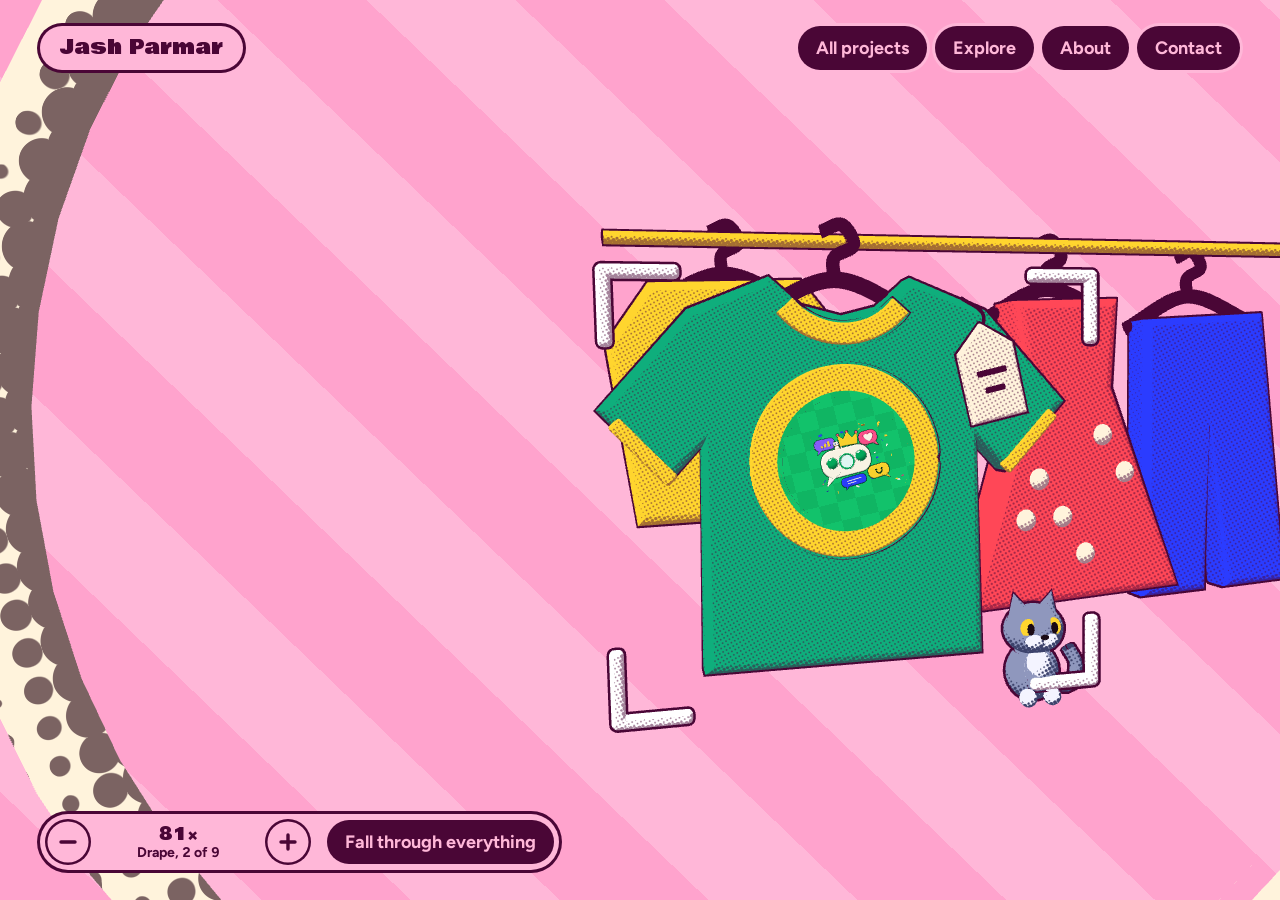
<file: index.html>
<!doctype html>
<html lang="en"><head>
<meta charset="utf-8" /><meta name="viewport" content="width=device-width, initial-scale=1, viewport-fit=cover" />
<title>Jash Parmar, software developer</title>
<meta name="description" content="Jash Parmar, software developer. Nine products, each hiding inside the last: Crate, Drape, Chat Wrapped, drishi, AgentProof, SlotWise, Invite Sender, Matchday Brain and Tonight, Everywhere." />
<meta name="robots" content="index, follow" />
<link rel="canonical" href="https://jashparmar.com/" />
<meta property="og:type" content="website" /><meta property="og:site_name" content="Jash Parmar" /><meta property="og:title" content="Jash Parmar, software developer" /><meta property="og:description" content="One picture you can fall into forever. Nine projects, each hiding inside the last." /><meta property="og:url" content="https://jashparmar.com/" /><meta property="og:image" content="https://jashparmar.com/z/og.jpg?v=1" /><meta property="og:image:width" content="1200" /><meta property="og:image:height" content="630" /><meta property="og:image:alt" content="The word jash in big comic-print letters, with a record player inside the letter a" />
<meta name="twitter:card" content="summary_large_image" /><meta name="twitter:title" content="Jash Parmar, software developer" /><meta name="twitter:description" content="One picture you can fall into forever." /><meta name="twitter:image" content="https://jashparmar.com/z/og.jpg?v=1" />
<script type="application/ld+json">{"@context":"https://schema.org","@type":"Person","name":"Jash Parmar","url":"https://jashparmar.com/","jobTitle":"Software Developer","worksFor":{"@type":"Organization","name":"Flitzen Technologies"},"alumniOf":{"@type":"CollegeOrUniversity","name":"IIIT Kota"},"email":"mailto:hello@jashparmar.com","image":"https://jashparmar.com/img/jash-parmar-288.webp","sameAs":["https://github.com/jash2884","https://www.linkedin.com/in/jash-parmar-7973b2255/"],"knowsAbout":["JavaScript","TypeScript","Cloudflare Workers","three.js","AI agent evaluation","PHP","Web performance"]}</script>
<meta name="theme-color" content="#2b3cff" />
<link rel="icon" href="z/icon.svg?v=1" type="image/svg+xml" /><link rel="icon" href="z/icon-32.png?v=1" sizes="32x32" type="image/png" /><link rel="apple-touch-icon" href="z/icon-180.png?v=1" />
<link rel="preconnect" href="https://fonts.gstatic.com" crossorigin /><link href="https://fonts.googleapis.com/css2?family=Bowlby+One&family=Figtree:wght@400..800&display=swap" rel="stylesheet" />
<script type="importmap">{"imports":{"three":"./z/vendor/three.module.min.js","three/addons/":"./z/vendor/addons/"}}</script>
<link rel="modulepreload" href="./z/vendor/three.module.min.js" />
<link rel="stylesheet" href="z/style.css?v=1" />
</head><body>
<canvas id="c" aria-hidden="true"></canvas>
<header><button type="button" id="home">Jash Parmar</button><nav aria-label="Main"><button type="button" id="list">All projects</button><button type="button" id="stamps">Explore</button><button type="button" id="about">About</button><button type="button" id="contact">Contact</button></nav></header>
<main id="panel" class="panel" aria-live="polite"></main>
<footer><button type="button" id="prev" aria-label="Zoom out to the previous world"><svg viewBox="0 0 24 24" aria-hidden="true"><path d="M5 12h14" /></svg></button><p id="zoom"><b></b><span></span></p><button type="button" id="next" aria-label="Zoom in to the next world"><svg viewBox="0 0 24 24" aria-hidden="true"><path d="M5 12h14M12 5v14" /></svg></button><button type="button" id="fall">Fall through everything</button></footer>
<p id="toast" role="status"></p>
<dialog id="sheet" aria-labelledby="sh"></dialog>
<noscript><style>html,body{overflow:auto}.sr{position:static!important;width:auto!important;height:auto!important;clip-path:none!important;white-space:normal!important;max-width:760px;margin:auto;padding:40px 24px}#c,header,footer,#panel{display:none!important}</style></noscript>
<section class="sr" aria-label="Everything as plain text"><h2>About Jash Parmar</h2><p>Before Flitzen I spent months writing tasks that test frontier AI coding agents. It taught me one habit: run the real thing. Off the clock I build small products, mostly on Cloudflare and mostly on your own device, so your data stays yours.</p><h2>Projects</h2><ol>
<li><h3>Crate</h3><p>Your own music files, turned into a 3D record crate and a turntable you can actually scratch. Nothing is uploaded; it all runs on your device.</p><p>JavaScript, Web Audio, IndexedDB, PWA, Spotify Web API</p><a href="https://crate.jashparmar.com">Open Crate: Crate</a></li>
<li><h3>Drape</h3><p>Screenshot any look and Drape finds every piece, the exact item for sale and cheaper lookalikes.</p><p>JavaScript, Transformers.js, WebAssembly, Cloudflare Workers, D1</p><a href="https://drape.jashparmar.com">Try Drape: Drape</a> <a href="https://github.com/jash2884/drape">Code: Drape</a></li>
<li><h3>Chat Wrapped</h3><p>Spotify Wrapped for your WhatsApp and Telegram chats, analysed entirely on your device: a 20-slide story, a title for every member and a guess-who quiz.</p><p>JavaScript, Web Workers, PWA, Cloudflare Workers, Gemini</p><a href="https://wrapped.jashparmar.com">Wrap a chat: Chat Wrapped</a> <a href="https://github.com/jash2884/chat-wrapped">Code: Chat Wrapped</a></li>
<li><h3>drishi</h3><p>A minimal 3D study site for computer science: 89 step-by-step visualisers, 8 roadmaps, GATE-style practice, and a question box answered on your device.</p><p>JavaScript, Three.js, On-device ML, Workers AI, Cloudflare</p><a href="https://drishi.jashparmar.com">Learn a step: drishi</a> <a href="https://github.com/jash2884/stepwise">Code: drishi</a></li>
<li><h3>AgentProof</h3><p>Release checks for teams shipping AI agents: import traces, assert business policies, compare versions and block unsafe releases in CI.</p><p>TypeScript, Transformers.js, Web Workers</p><a href="https://agentproof.jashparmar.com">See it: AgentProof</a></li>
<li><h3>SlotWise</h3><p>Mentor scheduling with authenticated booking, timezone-aware availability and double-booking blocked by the database itself.</p><p>React, TypeScript, Cloudflare Workers, D1, GitHub Actions</p><a href="https://slotwise.jashparmar.com">Book a slot: SlotWise</a> <a href="https://github.com/jash2884/slotwise">Code: SlotWise</a></li>
<li><h3>Invite Sender</h3><p>A private tool built for a friend’s wedding. Upload the guest list, design the invitation once, and every guest gets a personal WhatsApp message with their own name printed on the card.</p><p>Node.js, Baileys, Canvas, pdf-lib, Cloudflare Workers, cron</p><a href="https://invites.jashparmar.com">Open it (login needed): Invite Sender</a></li>
<li><h3>Matchday Brain</h3><p>Match predictions for football, cricket and the NFL from tuned Elo models, with every past prediction scored in public, so the model can be judged on unseen matches.</p><p>TypeScript, Elo models, Cloudflare Workers, GitHub Actions</p><a href="https://matchday.jashparmar.com">See predictions: Matchday Brain</a> <a href="https://github.com/jash2884/matchday-brain">Code: Matchday Brain</a></li>
<li><h3>Tonight, Everywhere</h3><p>One question a day for the whole world. Answer in a single line and your light appears on a night globe beside everyone else’s.</p><p>JavaScript, Canvas, Cloudflare Workers, D1, Workers AI</p><a href="https://tonight.jashparmar.com">Light it: Tonight, Everywhere</a></li>
</ol><h2>Experience</h2><ol>
<li><h3>Software Developer, Flitzen Technologies UK</h3><p>Oct 2026 to now. Rebuilt 13+ client websites from WordPress, Elementor and Squarespace into fast, database-free PHP, and ship features on clients’ live CodeIgniter ERP, CRM and staff portals.</p></li>
<li><h3>Advanced AI Engineer, Crossing Hurdles</h3><p>Jul to Oct 2026. 11 of 14 benchmark tasks accepted for Project Sentinel Ultra, each with a Docker environment, an oracle solution and a verifier hardened against agent shortcuts.</p></li>
<li><h3>LLM Trainer, Benchmark Tasks, Handshake AI</h3><p>Jul to Aug 2026. 6 of 6 Terminal-Bench 2 tasks accepted in one month, across debugging, infrastructure and systems work.</p></li>
<li><h3>SDE Intern, Xelron AI</h3><p>Feb to Jun 2026. 50+ benchmark tasks accepted across the Terminus and Finch evaluation projects.</p></li>
<li><h3>Full-Stack Developer Intern, Flitzen Technologies UK</h3><p>May to Jul 2025. Led a responsive golf competition platform with subscriptions, QR codes and a Winners’ Circle.</p></li>
</ol><p>B.Tech in Computer Science, IIIT Kota, 2022 to 2026</p><p><!--email_off--><a href="mailto:hello@jashparmar.com">hello@jashparmar.com</a><!--/email_off--> <a href="https://github.com/jash2884">GitHub</a> <a href="https://www.linkedin.com/in/jash-parmar-7973b2255/">LinkedIn</a> <a href="/Jash-Parmar-Resume-Software-Developer.pdf?v=2026-11-24">Résumé: Software developer</a> <a href="/Jash-Parmar-Resume-FDE.pdf?v=2026-11-24">Résumé: Forward-deployed engineer</a> <a href="cats">Cat room</a> <a href="print">Print shop</a> <a href="name">Your name in print</a> <a href="/classic/">Classic site</a></p></section>
<script type="module" src="z/app.js?v=1"></script>
</body></html>
</file>
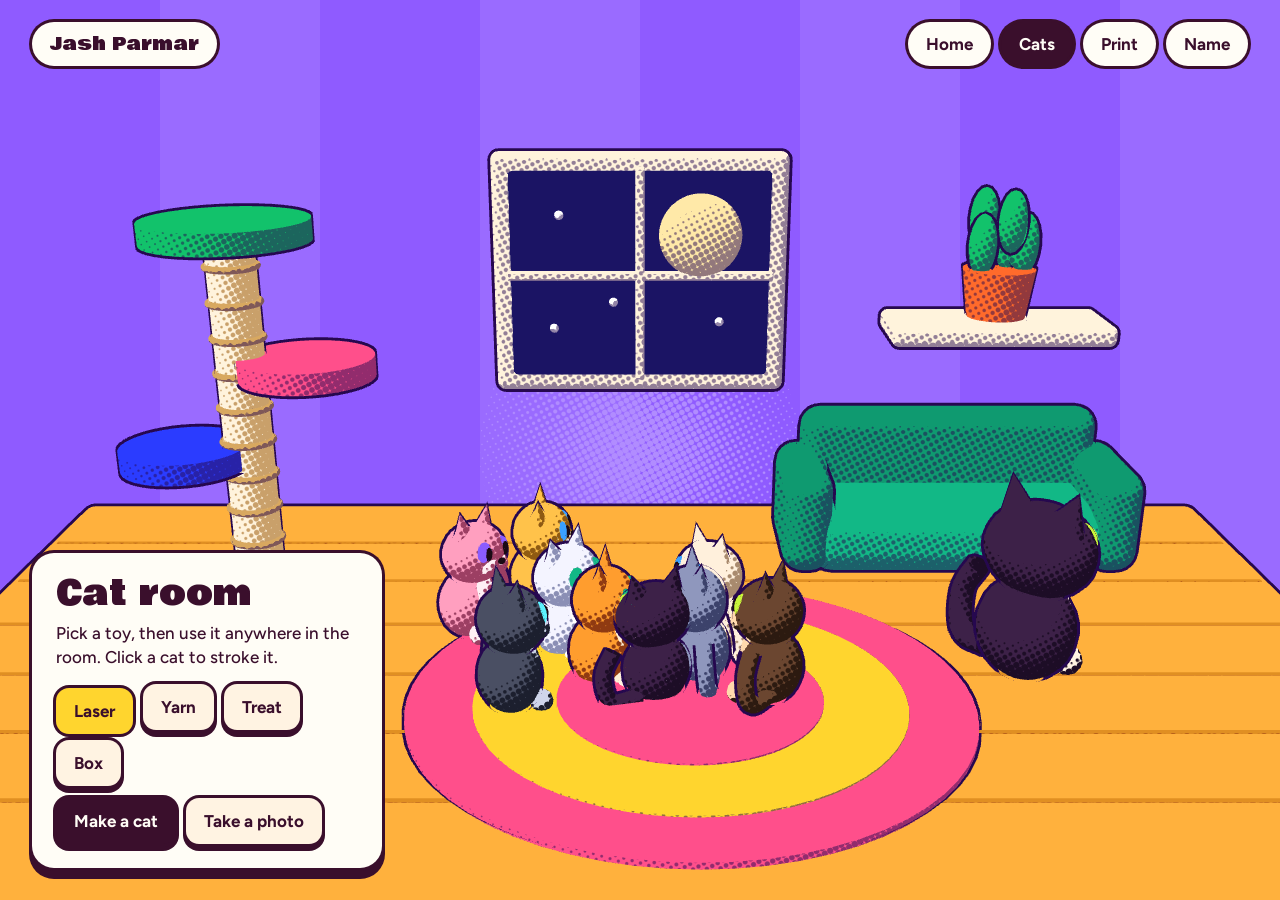
<file: cats.html>
<!doctype html>
<html lang="en"><head>
<meta charset="utf-8" /><meta name="viewport" content="width=device-width, initial-scale=1, viewport-fit=cover" />
<title>Cat room | Jash Parmar</title>
<meta name="description" content="A room full of cats. Laser, yarn, treats and cardboard boxes." /><meta name="robots" content="index, follow" /><link rel="canonical" href="https://jashparmar.com/cats" />
<meta property="og:type" content="website" /><meta property="og:title" content="Cat room" /><meta property="og:description" content="A room full of cats. Laser, yarn, treats and cardboard boxes." /><meta property="og:url" content="https://jashparmar.com/cats" /><meta property="og:image" content="https://jashparmar.com/z/og-cats.jpg?v=1" /><meta property="og:image:width" content="1200" /><meta property="og:image:height" content="630" /><meta name="twitter:card" content="summary_large_image" /><meta name="twitter:image" content="https://jashparmar.com/z/og-cats.jpg?v=1" />
<meta name="theme-color" content="#8f5bff" /><link rel="icon" href="z/icon.svg?v=1" type="image/svg+xml" /><link rel="apple-touch-icon" href="z/icon-180.png?v=1" />
<link rel="preconnect" href="https://fonts.gstatic.com" crossorigin /><link href="https://fonts.googleapis.com/css2?family=Bowlby+One&family=Figtree:wght@400..800&display=swap" rel="stylesheet" />
<script type="importmap">{"imports":{"three":"./z/vendor/three.module.min.js","three/addons/":"./z/vendor/addons/"}}</script>
<link rel="stylesheet" href="z/pages.css?v=1" />
</head><body style="--paper:#8f5bff" class="full">
<header><a href="./">Jash Parmar</a><nav aria-label="Explore"><a href="./">Home</a><a href="cats" aria-current="page">Cats</a><a href="print">Print</a><a href="name">Name</a></nav></header>
<canvas id="c" aria-label="A room full of cats"></canvas>
<section class="box" style="left:32px;bottom:32px;width:350px">
<h1>Cat room</h1><p>Pick a toy, then use it anywhere in the room. Click a cat to stroke it.</p>
<div class="row" id="tools" role="group" aria-label="Toys"><button class="b" data-t="laser" aria-pressed="true">Laser</button><button class="b" data-t="yarn">Yarn</button><button class="b" data-t="treat">Treat</button><button class="b" data-t="box">Box</button></div>
<div class="row"><button class="b go" id="make">Make a cat</button><button class="b" id="pic">Take a photo</button></div>
</section>
<dialog id="maker" class="box"><h1>Make a cat</h1><label for="nm">Its name</label><input id="nm" type="text" maxlength="14" autocomplete="off" /><div class="row" id="coats" role="group" aria-label="Coat" style="margin:16px 0"></div><div class="row"><button class="b go" id="add">Let it in</button><button class="b" id="no">Not now</button></div></dialog>
<p class="plain">This room needs 3D, and this browser has it turned off.</p>

<p id="say" role="status"></p>
<script type="module" src="z/catroom.js?v=1"></script>
</body></html>
</file>
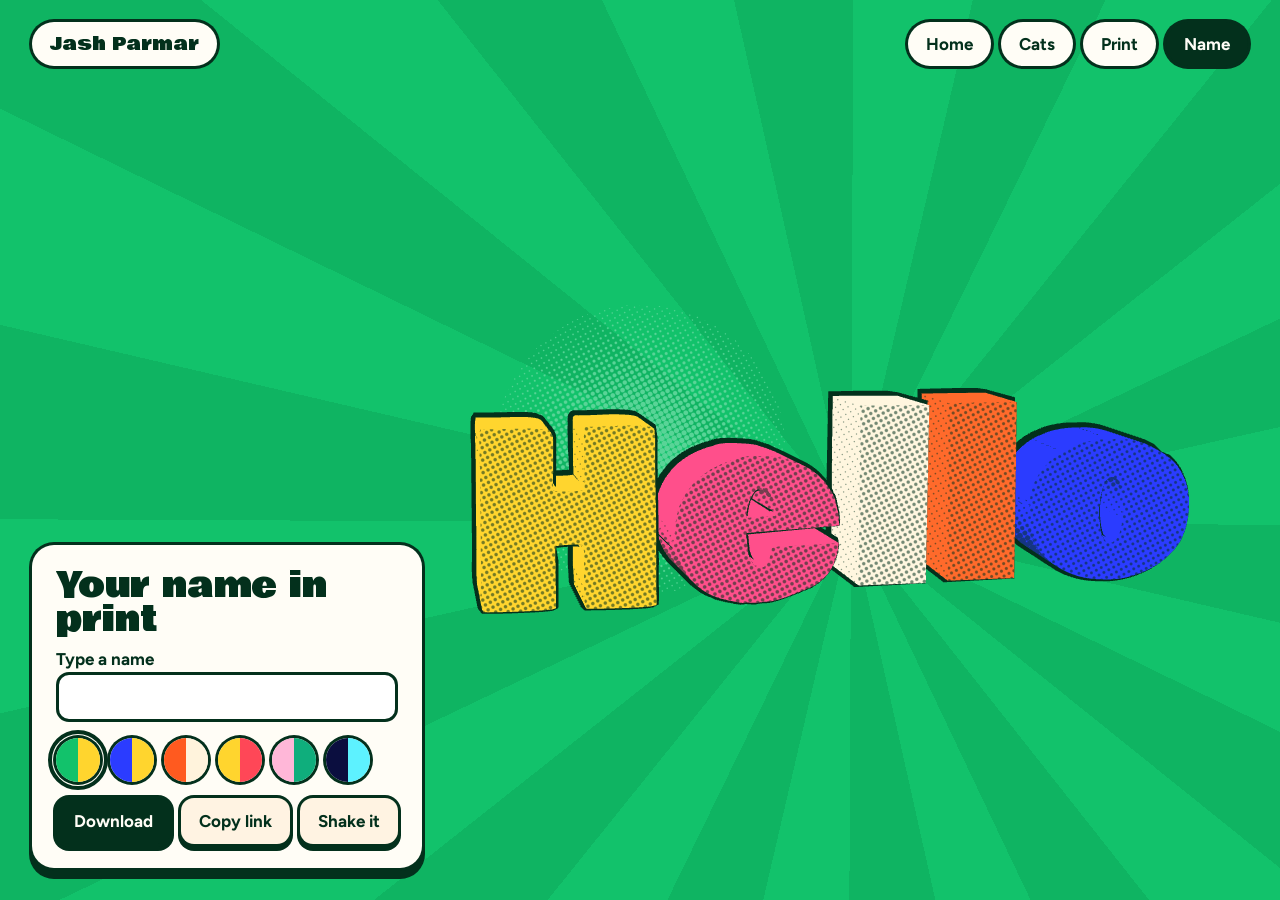
<file: name.html>
<!doctype html>
<html lang="en"><head>
<meta charset="utf-8" /><meta name="viewport" content="width=device-width, initial-scale=1, viewport-fit=cover" />
<title>Your name in print | Jash Parmar</title>
<meta name="description" content="Type your name and get it as big 3D comic letters." /><meta name="robots" content="index, follow" /><link rel="canonical" href="https://jashparmar.com/name" />
<meta property="og:type" content="website" /><meta property="og:title" content="Your name in print" /><meta property="og:description" content="Type your name and get it as big 3D comic letters." /><meta property="og:url" content="https://jashparmar.com/name" /><meta property="og:image" content="https://jashparmar.com/z/og-name.jpg?v=1" /><meta property="og:image:width" content="1200" /><meta property="og:image:height" content="630" /><meta name="twitter:card" content="summary_large_image" /><meta name="twitter:image" content="https://jashparmar.com/z/og-name.jpg?v=1" />
<meta name="theme-color" content="#12c26b" /><link rel="icon" href="z/icon.svg?v=1" type="image/svg+xml" /><link rel="apple-touch-icon" href="z/icon-180.png?v=1" />
<link rel="preconnect" href="https://fonts.gstatic.com" crossorigin /><link href="https://fonts.googleapis.com/css2?family=Bowlby+One&family=Figtree:wght@400..800&display=swap" rel="stylesheet" />
<script type="importmap">{"imports":{"three":"./z/vendor/three.module.min.js","three/addons/":"./z/vendor/addons/"}}</script>
<link rel="stylesheet" href="z/pages.css?v=1" />
</head><body style="--paper:#12c26b" class="full">
<header><a href="./">Jash Parmar</a><nav aria-label="Explore"><a href="./">Home</a><a href="cats">Cats</a><a href="print">Print</a><a href="name" aria-current="page">Name</a></nav></header>
<canvas id="c" aria-label="Your name in 3D letters"></canvas>
<section class="box" style="left:32px;bottom:32px;width:390px">
<h1>Your name in print</h1><label for="nm">Type a name</label><input id="nm" type="text" maxlength="14" autocomplete="off" spellcheck="false" />
<div class="row" id="inks" role="group" aria-label="Colours" style="margin-top:16px"></div>
<div class="row" style="margin-top:16px"><button class="b go" id="pic">Download</button><button class="b" id="share">Copy link</button><button class="b" id="shake">Shake it</button></div>
</section>
<p class="plain">This page needs 3D, and this browser has it turned off.</p>

<p id="say" role="status"></p>
<script type="module" src="z/name.js?v=1"></script>
</body></html>
</file>
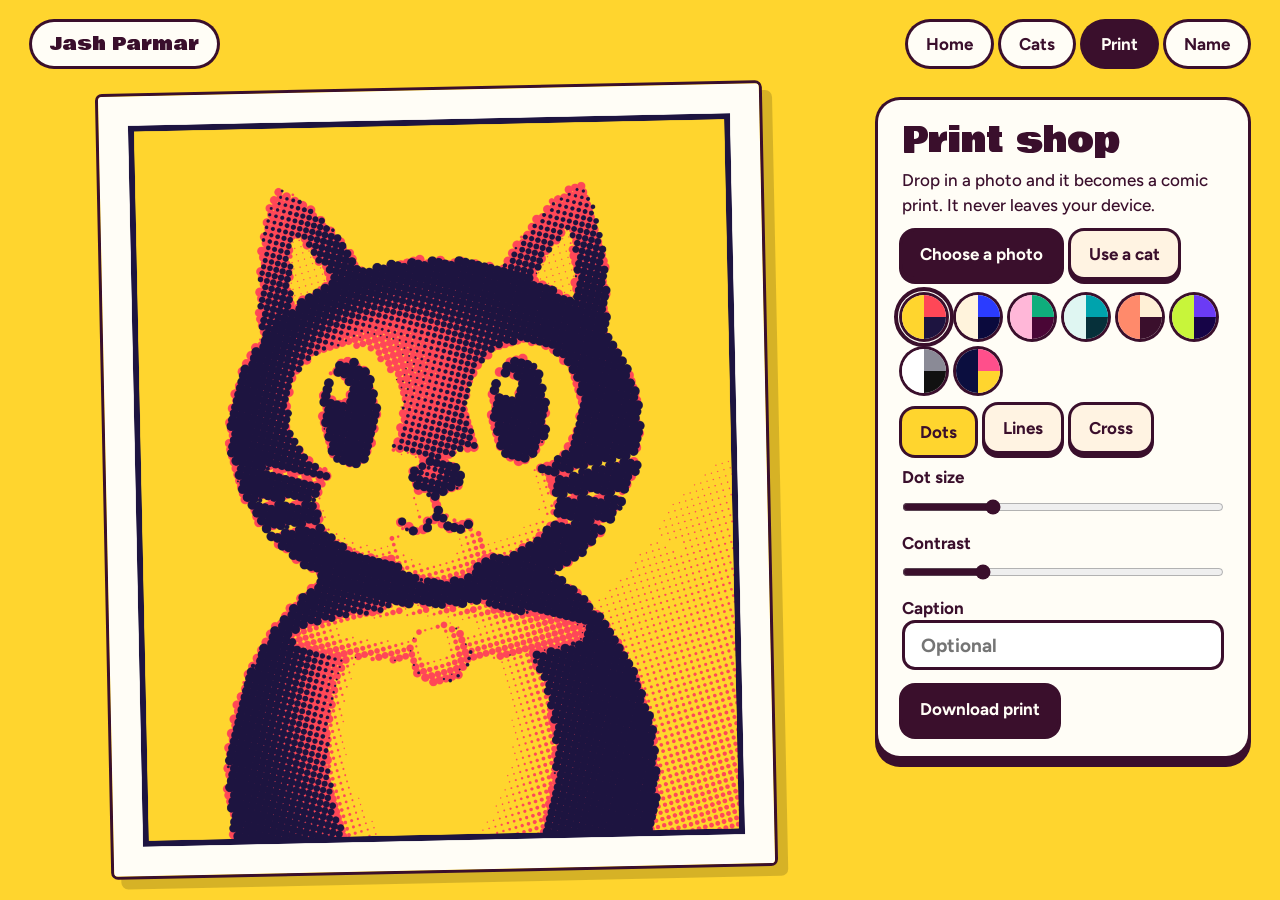
<file: print.html>
<!doctype html>
<html lang="en"><head>
<meta charset="utf-8" /><meta name="viewport" content="width=device-width, initial-scale=1, viewport-fit=cover" />
<title>Print shop | Jash Parmar</title>
<meta name="description" content="Turn any photo into a comic print in your browser. Nothing is uploaded." /><meta name="robots" content="index, follow" /><link rel="canonical" href="https://jashparmar.com/print" />
<meta property="og:type" content="website" /><meta property="og:title" content="Print shop" /><meta property="og:description" content="Turn any photo into a comic print in your browser. Nothing is uploaded." /><meta property="og:url" content="https://jashparmar.com/print" /><meta property="og:image" content="https://jashparmar.com/z/og-print.jpg?v=1" /><meta property="og:image:width" content="1200" /><meta property="og:image:height" content="630" /><meta name="twitter:card" content="summary_large_image" /><meta name="twitter:image" content="https://jashparmar.com/z/og-print.jpg?v=1" />
<meta name="theme-color" content="#ffd52e" /><link rel="icon" href="z/icon.svg?v=1" type="image/svg+xml" /><link rel="apple-touch-icon" href="z/icon-180.png?v=1" />
<link rel="preconnect" href="https://fonts.gstatic.com" crossorigin /><link href="https://fonts.googleapis.com/css2?family=Bowlby+One&family=Figtree:wght@400..800&display=swap" rel="stylesheet" />
<script type="importmap">{"imports":{"three":"./z/vendor/three.module.min.js","three/addons/":"./z/vendor/addons/"}}</script>
<link rel="stylesheet" href="z/pages.css?v=1" />
</head><body style="--paper:#ffd52e" class="scroll">
<header><a href="./">Jash Parmar</a><nav aria-label="Explore"><a href="./">Home</a><a href="cats">Cats</a><a href="print" aria-current="page">Print</a><a href="name">Name</a></nav></header>
<main id="bed"><canvas id="c" aria-label="Your print"></canvas></main>
<section class="box" id="ctl" style="right:32px;top:100px;width:370px">
<h1>Print shop</h1><p>Drop in a photo and it becomes a comic print. It never leaves your device.</p>
<div class="row"><button class="b go" id="pick">Choose a photo</button><button class="b" id="cat">Use a cat</button><input id="file" type="file" accept="image/*" hidden /></div>
<div class="row" id="inks" role="group" aria-label="Inks" style="margin:18px 0 12px"></div>
<div class="row" id="style" role="group" aria-label="Style"><button class="b" data-s="0" aria-pressed="true">Dots</button><button class="b" data-s="1">Lines</button><button class="b" data-s="2">Cross</button></div>
<label style="margin-top:14px">Dot size<input id="dot" type="range" min="4" max="26" value="10" /></label>
<label>Contrast<input id="con" type="range" min="0" max="100" value="24" /></label>
<label for="cap">Caption</label><input id="cap" type="text" maxlength="22" autocomplete="off" placeholder="Optional" />
<div class="row" style="margin-top:16px"><button class="b go" id="save">Download print</button></div>
</section>

<p id="say" role="status"></p>
<script type="module" src="z/print.js?v=1"></script>
</body></html>
</file>
<file: z/style.css>
:root { --paper: #2b3cff; --ink: #0b0a3d; --txt: #fff6df; --disp: "Bowlby One", Impact, sans-serif; }
* { box-sizing: border-box; margin: 0; }
html, body { height: 100%; overflow: hidden; overscroll-behavior: none; background: var(--paper); color: var(--txt); font: 500 18px/1.5 Figtree, system-ui, sans-serif; -webkit-font-smoothing: antialiased; }
button, a { font: inherit; color: inherit; }
button { background: none; border: 0; padding: 0; cursor: pointer; }
:focus-visible { outline: 3px solid currentColor; outline-offset: 4px; border-radius: 6px; }
#toast { position: fixed; left: 50%; bottom: 112px; transform: translate(-50%, 30px); background: #fffdf6; color: #1a1030; box-shadow: 0 0 0 3px #1a1030; border-radius: 99px; padding: 12px 24px; font-weight: 700; opacity: 0; pointer-events: none; transition: 0.25s; z-index: 5; text-align: center; } #toast.on { opacity: 1; transform: translate(-50%, 0); }
.try { display: flex; align-items: center; gap: 12px; margin-top: 20px; font-weight: 700; font-size: 17px; line-height: 1.3; } .try > i { flex: none; width: 34px; height: 34px; border-radius: 50%; display: grid; place-items: center; font-style: normal; box-shadow: inset 0 0 0 2.5px var(--txt); } .try > span { display: block; } .score { display: block; font-style: normal; font-weight: 600; opacity: 0.95; min-height: 1.3em; white-space: pre-wrap; } .score:empty { display: none; } .try .score .dot { display: inline-block; width: 18px; height: 18px; border-radius: 50%; box-shadow: 0 0 0 2.5px var(--ink); margin: 0 9px 0 3px; vertical-align: -3px; }
.toys { display: flex; flex-wrap: wrap; gap: 8px; margin-top: 18px; pointer-events: auto; } .toys button { min-height: 44px; padding: 0 18px; border-radius: 12px; font-weight: 700; background: #fff3e2; color: #3a0f2c; box-shadow: 0 0 0 3px #3a0f2c, 0 4px 0 3px #3a0f2c; transition: transform 0.1s; } .toys button:active, .toys button[aria-pressed="true"] { transform: translateY(4px); box-shadow: 0 0 0 3px #3a0f2c; background: #ffd52e; }
.try.done > i { background: var(--txt); color: var(--paper); }
.panel.hero .try { margin-top: 12px; }
dialog .cards { grid-template-columns: repeat(2, minmax(0, 1fr)); gap: 12px; margin-top: 22px; } dialog .cards button { overflow-wrap: anywhere; display: block; height: 100%; min-height: 108px; padding: 16px 18px; background: #f1ece0; color: #1a1030; } dialog .cards button.got { background: var(--k); color: var(--i); transform: rotate(-1.2deg); box-shadow: 0 0 0 3px #1a1030; } dialog .cards b { margin-bottom: 4px; }
#c { position: fixed; inset: 0; width: 100%; height: 100%; display: block; touch-action: none; transition: opacity 0.16s; }
#c.cut { opacity: 0; }
header { position: fixed; inset: 0 0 auto; display: flex; justify-content: space-between; align-items: center; padding: 26px 40px; font-weight: 700; z-index: 3; pointer-events: none; }
header button { pointer-events: auto; min-height: 44px; }
header nav { display: flex; gap: 8px; }
header nav button, #fall { padding: 0 18px; min-height: 44px; border-radius: 99px; background: var(--txt); color: var(--paper); box-shadow: 0 0 0 3px var(--paper); transition: transform 0.15s; }
header nav button:hover, #fall:hover, .links a:hover, .links button:hover { transform: translateY(-2px); }
#home { background: var(--paper); box-shadow: 0 0 0 3px var(--ink); border-radius: 99px; padding: 0 20px; font-family: var(--disp); font-weight: 400; font-size: 20px; }
.panel { position: fixed; left: max(40px, calc(env(safe-area-inset-left) + 16px)); top: calc(var(--pt, 84px) + (100% - var(--pt, 84px) - var(--pb, 100px)) / 2); width: min(35vw, 520px); transform: translateY(-50%); z-index: 2; pointer-events: none; transition: opacity 0.14s; }
.panel.off { opacity: 0; }
.panel.off * { pointer-events: none !important; }
.panel.hero { top: auto; bottom: var(--pb, 100px); transform: none; width: min(76vw, 1080px); }
.panel h1, .panel h2 { font: 400 clamp(38px, 4.7vw, 84px)/0.98 var(--disp); text-wrap: balance; }
.panel.hero h1 { font-size: clamp(24px, 2.4vw, 46px); line-height: 1.06; white-space: nowrap; }
.panel.hero .hook { margin-top: 10px; }
.panel .hook { font-weight: 700; font-size: clamp(18px, 1.45vw, 24px); margin-top: 16px; line-height: 1.3; }
.panel .d { margin-top: 14px; font-size: clamp(16px, 1.16vw, 19px); max-width: 46ch; }
.links { display: flex; flex-wrap: wrap; gap: 10px; margin-top: 24px; pointer-events: auto; }
.links a, .links button { display: inline-flex; align-items: center; min-height: 50px; padding: 0 24px; border-radius: 99px; background: var(--txt); color: var(--paper); text-decoration: none; font-weight: 700; transition: transform 0.15s; }
.links .two { background: var(--paper); color: var(--txt); box-shadow: inset 0 0 0 2.5px var(--txt); }
footer { position: fixed; left: 40px; bottom: 30px; display: flex; align-items: center; gap: 12px; z-index: 3; font-weight: 700; }
footer svg { width: 24px; fill: none; stroke: currentColor; stroke-width: 3.4; stroke-linecap: round; }
footer { background: var(--paper); border-radius: 99px; padding: 5px; box-shadow: 0 0 0 3px var(--ink); }
#prev, #next { flex: none; width: 46px; height: 46px; border-radius: 50%; display: grid; place-items: center; box-shadow: inset 0 0 0 2.5px var(--txt); }
#prev:hover, #next:hover { background: var(--txt); color: var(--paper); }
#zoom { min-width: 150px; text-align: center; font-variant-numeric: tabular-nums; line-height: 1.1; }
#zoom b, #zoom span { display: block; } #zoom b { font: 400 18px/1.2 var(--disp); } #zoom span { font-size: 14px; }
#zoom sup { font-size: 0.72em; line-height: 0; vertical-align: 0.5em; }
#fall { margin-left: 4px; white-space: nowrap; }
dialog { border: 0; margin: auto 0 auto auto; width: min(640px, 100vw); height: 100dvh; max-height: none; max-width: none; background: var(--txt); color: var(--paper); padding: 84px 48px 56px; overflow-y: auto; overscroll-behavior: contain; }
dialog.light { background: #fffdf6; color: #1a1030; }
dialog::backdrop { background: rgb(10 5 30 / 0.35); }
dialog[open] { animation: in 0.28s cubic-bezier(0.2, 0.9, 0.2, 1); }
@keyframes in { from { transform: translateX(60px); opacity: 0; } }
dialog h2 { font: 400 clamp(34px, 5vw, 52px)/1 var(--disp); margin-bottom: 20px; }
dialog h3 { font-size: 20px; font-weight: 800; margin: 26px 0 4px; }
dialog p + p { margin-top: 12px; }
dialog img { width: 100%; height: auto; display: block; border-radius: 14px; margin-bottom: 28px; box-shadow: 0 0 0 3px currentColor; }
dialog .me { width: 150px; border-radius: 14px; float: right; margin: 0 0 16px 20px; }
.stats { list-style: none; padding: 0; margin: 22px 0 0; display: flex; gap: 26px; flex-wrap: wrap; clear: both; } .stats b { display: block; font: 400 34px/1.1 var(--disp); }
.sr { position: absolute; width: 1px; height: 1px; overflow: hidden; clip-path: inset(50%); white-space: nowrap; }
.plain body { overflow: auto; } .plain .sr { position: static; width: auto; height: auto; clip-path: none; white-space: normal; max-width: 760px; margin: 0 auto; padding: 40px 24px; } .plain #c, .plain footer, .plain header, .plain .panel { display: none; }
dialog .x { position: fixed; top: 22px; right: 24px; width: 48px; height: 48px; border-radius: 50%; background: #1a1030; color: #fffdf6; font-size: 26px; line-height: 1; }
dialog .links a { background: #1a1030; color: #fffdf6; } dialog .links .two { background: var(--paper); color: #1a1030; box-shadow: inset 0 0 0 2.5px #1a1030; }
dialog ol { list-style: none; padding: 0; display: grid; gap: 4px; }
dialog ol button { width: 100%; display: grid; grid-template-columns: 124px 1fr; gap: 18px; align-items: center; text-align: left; padding: 8px; border-radius: 14px; transition: background 0.15s; }
dialog ol button:hover { background: color-mix(in srgb, var(--k) 22%, #fffdf6); }
dialog ol img { margin: 0; width: 124px; height: 70px; object-fit: cover; object-position: top left; border-radius: 8px; box-shadow: 0 0 0 2.5px #1a1030; }
dialog ol b { font: 400 21px/1.15 var(--disp); display: block; } dialog ol span { font-size: 16px; }
@media (prefers-reduced-motion: reduce) { * { animation: none !important; transition: none !important; } }
.doors { display: grid; gap: 12px; } .doors a { display: block; padding: 18px 20px; border-radius: 16px; background: var(--k); color: var(--i); text-decoration: none; box-shadow: 0 0 0 3px #1a1030; transition: transform 0.15s; } .doors a:hover { transform: rotate(-0.8deg) translateY(-2px); } .doors b { display: block; font: 400 24px/1.15 var(--disp); } .doors span { font-weight: 600; }
/* fewer words when there is less room (levels are chosen by measuring) */
.panel.l1 .d { display: none; }
.panel.l2 h2, .panel.l2 h1 { font-size: 30px !important; white-space: normal !important; } .panel.l2 .links { margin-top: 10px; gap: 8px; } .panel.l2 .links a, .panel.l2 .links button { min-height: 44px; padding: 0 14px; font-size: 15px; } .panel.l2 .try { margin-top: 10px; font-size: 15px; line-height: 1.25; } .panel.l2 .toys { margin-top: 10px; } .panel.l2 .hook { margin-top: 5px; font-size: 16px; }
.panel.l3:not(.desk, .hero) .hook { display: none; } .panel.l3 h2, .panel.l3 h1 { font-size: 24px !important; } .panel.l3 .links { margin-top: 8px; } .panel.l3.hero .hook { font-size: 15px; } .panel.l3 .try { margin-top: 8px; }
.panel.l4 .try { font-size: 14px; } .panel.l4 .links a, .panel.l4 .links button { padding: 0 9px !important; font-size: 13.5px !important; gap: 6px; } .panel.l4 .links { gap: 6px !important; } .panel.l4.hero .try, .panel.l4.desk .try { display: none; }
/* portrait: art above, words below */
.stack body { font-size: 17px; }
.stack header { padding: calc(12px + env(safe-area-inset-top)) 10px 0; justify-content: center; } .stack header nav { gap: 8px; } .stack header nav button { padding: 0 14px; font-size: 15px; } .stack #home, .stack #about { display: none; }
.stack .panel, .stack .panel.hero { left: 0; right: 0; width: auto; top: auto; bottom: 0; transform: none; padding: 18px 20px calc(86px + env(safe-area-inset-bottom)); background: var(--paper); border-top: 4px solid var(--ink); }
.stack .panel h2 { font-size: 34px; } .stack .panel.hero h1 { font-size: 27px; white-space: normal; } .stack .panel .hook { margin-top: 7px; font-size: 18px; } .stack .panel .d { margin-top: 6px; font-size: 16px; line-height: 1.42; max-width: 60ch; }
.stack .links { margin-top: 14px; gap: 8px; } .stack .links a, .stack .links button { min-height: 46px; padding: 0 17px; font-size: 16px; } .stack .try { margin-top: 13px; font-size: 16px; gap: 10px; } .stack .try > i { width: 28px; height: 28px; } .stack .toys { gap: 10px; margin-top: 14px; flex-wrap: nowrap; } .stack .toys button { flex: 1; padding: 0 4px; font-size: 15px; } .stack .desk .links a { min-height: 44px; padding: 0 14px; font-size: 15px; }
.stack footer { left: 14px; right: 14px; bottom: calc(14px + env(safe-area-inset-bottom)); justify-content: space-between; gap: 6px; } .stack #zoom { min-width: 58px; flex: 1; } .stack #zoom span, .stack #fall span { display: none; } .stack #zoom b { font-size: 16px; white-space: nowrap; } .stack #fall { font-size: 15px; padding: 0 16px; margin: 0; }
.stack #toast { bottom: auto; top: calc(70px + env(safe-area-inset-top)); width: max-content; max-width: 92vw; padding: 10px 18px; transform: translate(-50%, -20px); } .stack #toast.on { transform: translate(-50%, 0); }
.stack dialog { padding: 80px 20px calc(40px + env(safe-area-inset-bottom)); } .stack dialog ol button { grid-template-columns: 92px 1fr; gap: 12px; } .stack dialog ol img { width: 92px; height: 56px; } .stack dialog .cards button { padding: 14px; } .stack dialog .cards b { font-size: 18px; } .stack dialog .me { width: 112px; }
@media (min-width: 700px) { .stack body { font-size: 19px; } .stack .panel, .stack .panel.hero { padding-left: 36px; padding-right: 36px; } .stack .panel h2 { font-size: 48px; } .stack .panel.hero h1 { font-size: 40px; } .stack .panel .hook { font-size: 22px; } .stack .panel .d { font-size: 18px; } .stack footer { left: 36px; right: auto; gap: 14px; } .stack #zoom { min-width: 110px; } .stack #zoom span, .stack #fall span { display: inline; } .stack .toys button { flex: none; padding: 0 22px; } }
/* landscape phones: everything small, side by side */
.short body { font-size: 15px; } .short #home, .short #about { display: none; } .short header { padding: 8px max(12px, env(safe-area-inset-right)) 0 12px; justify-content: flex-end; } .short header nav button { padding: 0 14px; font-size: 15px; min-height: 44px; }
.short .panel { left: max(16px, calc(env(safe-area-inset-left) + 8px)); width: 43vw; } .short .panel.hero { width: 43vw; bottom: auto; top: calc(var(--pt) + (100% - var(--pt) - var(--pb)) / 2); transform: translateY(-50%); } .short .panel h2 { font-size: 30px; } .short .panel.hero h1 { font-size: 24px; white-space: normal; } .short .panel .hook { margin-top: 4px; font-size: 16px; } .short .panel .d { margin-top: 5px; font-size: 14.5px; line-height: 1.35; } .short .links { margin-top: 9px; gap: 7px; } .short .links a, .short .links button { min-height: 44px; padding: 0 14px; font-size: 15px; } .short .try { margin-top: 9px; font-size: 14.5px; gap: 9px; line-height: 1.25; } .short .try > i { width: 26px; height: 26px; } .short .toys { margin-top: 10px; flex-wrap: nowrap; } .short .toys button { padding: 0 12px; font-size: 14.5px; }
.short footer { left: max(16px, calc(env(safe-area-inset-left) + 8px)); bottom: calc(10px + env(safe-area-inset-bottom) / 2); gap: 6px; padding: 4px; } .short #prev, .short #next { width: 42px; height: 42px; } .short #zoom { min-width: 60px; } .short #zoom span, .short #fall span { display: none; } .short #zoom b { font-size: 15px; } .short #fall { min-height: 42px; font-size: 15px; padding: 0 14px; } .short #toast { bottom: auto; top: 8px; padding: 8px 18px; } .short .desk .links a { padding: 0 11px; font-size: 14px; }
.short dialog { padding: 64px 28px 28px; width: min(640px, 88vw); } .short dialog img:not(.me, ol img) { max-height: 60vh; object-fit: cover; object-position: top; } .short dialog .x { top: 10px; }
</file>
<file: z/pages.css>
:root { --paper: #ff8a6b; --ink: #3a0f2c; --card: #fffdf6; --disp: "Bowlby One", Impact, sans-serif; }
* { box-sizing: border-box; margin: 0; }
html, body { height: 100%; overflow: hidden; background: var(--paper); color: var(--ink); font: 500 17px/1.45 Figtree, system-ui, sans-serif; -webkit-font-smoothing: antialiased; overscroll-behavior: none; }
button, a, input, select { font: inherit; color: inherit; } button { border: 0; background: none; padding: 0; cursor: pointer; }
:focus-visible { outline: 3px solid var(--ink); outline-offset: 3px; border-radius: 8px; }
#c { position: fixed; inset: 0; width: 100%; height: 100%; display: block; touch-action: none; }
header { position: fixed; inset: 0 0 auto; display: flex; justify-content: space-between; align-items: center; gap: 8px; padding: 22px 32px; z-index: 4; pointer-events: none; }
header a, header nav a { pointer-events: auto; min-height: 44px; display: inline-flex; align-items: center; padding: 0 18px; border-radius: 99px; text-decoration: none; font-weight: 700; background: var(--card); box-shadow: 0 0 0 3px var(--ink); }
header > a { font: 400 18px var(--disp); } header nav { display: flex; gap: 10px; } header [aria-current] { background: var(--ink); color: var(--card); }
.box { position: fixed; z-index: 3; background: var(--card); box-shadow: 0 0 0 3px var(--ink), 0 8px 0 3px var(--ink); border-radius: 22px; padding: 24px; }
.box h1 { font: 400 34px/1 var(--disp); margin-bottom: 10px; } .box p { margin-bottom: 14px; }
.row { display: flex; flex-wrap: wrap; gap: 10px; align-items: center; } .row + .row { margin-top: 12px; }
.b { min-height: 46px; padding: 0 18px; border-radius: 13px; font-weight: 700; background: #fff3e2; box-shadow: 0 0 0 3px var(--ink), 0 4px 0 3px var(--ink); transition: transform 0.1s; } .b:active, .b[aria-pressed="true"] { transform: translateY(4px); box-shadow: 0 0 0 3px var(--ink); background: #ffd52e; } .b.go { background: var(--ink); color: var(--card); }
label { font-weight: 700; display: block; } input[type="text"] { width: 100%; min-height: 50px; padding: 0 16px; border-radius: 13px; border: 3px solid var(--ink); background: #fff; font-weight: 700; font-size: 19px; }
input[type="range"] { width: 100%; accent-color: var(--ink); height: 34px; }
.sw { width: 44px; height: 44px; border-radius: 50%; box-shadow: 0 0 0 3px var(--ink); overflow: hidden; display: grid; grid-template-columns: 1fr 1fr; } .sw i { display: block; height: 100%; } .sw[aria-checked="true"], .sw[aria-pressed="true"] { outline: 4px solid var(--ink); outline-offset: 4px; }
#say { position: fixed; left: 50%; top: 92px; transform: translate(-50%, -16px); z-index: 5; background: var(--card); box-shadow: 0 0 0 3px var(--ink); border-radius: 99px; padding: 10px 22px; font-weight: 700; opacity: 0; transition: 0.2s; pointer-events: none; text-align: center; width: max-content; max-width: 92vw; } #say.on { opacity: 1; transform: translate(-50%, 0); }
.plain { display: none; } .nogl .plain { display: block; position: fixed; inset: 30% 20px auto; text-align: center; font-size: 22px; }
@media (prefers-reduced-motion: reduce) { * { transition: none !important; } }
#bed { position: fixed; inset: 90px 440px 30px 32px; min-width: 0; min-height: 0; display: grid; place-items: center; } #bed canvas { position: static; width: auto; height: auto; max-width: 100%; max-height: 100%; min-height: 0; box-shadow: 0 0 0 3px var(--ink), 10px 10px 0 3px rgb(0 0 0 / 0.16); transform: rotate(-1.2deg); touch-action: auto; border-radius: 4px; }
#ctl { max-height: calc(100vh - 130px); overflow-y: auto; }
dialog.box { margin: auto; inset: 0 !important; width: min(420px, 92vw) !important; height: fit-content; border: 0; } dialog::backdrop { background: rgb(20 5 40 / 0.4); }
#ctl { max-height: calc(100dvh - 130px); }
@media (max-aspect-ratio: 4/5) { header { padding: calc(12px + env(safe-area-inset-top)) 10px 0; justify-content: center; } header > a { display: none; } header nav { gap: 8px; } header nav a { padding: 0 14px; font-size: 15px; } section.box { left: 10px !important; right: 10px !important; bottom: calc(16px + env(safe-area-inset-bottom)) !important; top: auto !important; width: auto !important; max-width: 640px; margin-inline: auto; padding: 15px 16px 16px; border-radius: 18px; } .box h1 { font-size: 24px; margin-bottom: 4px; } .box p { margin-bottom: 10px; font-size: 15.5px; line-height: 1.32; } .b { min-height: 44px; padding: 0 13px; font-size: 15px; } .row { gap: 9px; } .row + .row { margin-top: 12px; } .sw { width: 42px; height: 42px; } #say { top: calc(68px + env(safe-area-inset-top)); }
 html:has(body.scroll), body.scroll { overflow: auto; height: auto; } body.scroll header { position: absolute; } body.scroll #bed { position: static; padding: calc(74px + env(safe-area-inset-top)) 14px 20px; } #bed canvas { max-height: 52vh; } body.scroll section.box { position: static; overflow: visible; max-height: none !important; margin: 0 auto calc(28px + env(safe-area-inset-bottom)); width: calc(100% - 20px) !important; max-height: none; } }
@media (max-height: 520px) and (min-aspect-ratio: 4/5) { header { padding: 8px max(10px, env(safe-area-inset-right)) 0 10px; justify-content: flex-end; } header > a { display: none; } header nav { gap: 7px; } header nav a { padding: 0 14px; font-size: 15px; } section.box { left: max(10px, env(safe-area-inset-left)) !important; top: 10px; bottom: auto !important; max-height: calc(100dvh - 26px); width: min(300px, 40vw) !important; padding: 14px; overflow-y: auto; border-radius: 16px; } .box h1 { font-size: 21px; margin-bottom: 8px; } section.box > p { display: none; } .b { min-height: 44px; padding: 0 12px; font-size: 14.5px; } .row { gap: 9px; } .sw { width: 42px; height: 42px; } #ctl { left: auto !important; right: max(10px, env(safe-area-inset-right)) !important; top: 60px !important; bottom: auto !important; max-height: calc(100dvh - 78px); } #bed { inset: 10px calc(min(300px, 40vw) + 30px) 14px max(12px, env(safe-area-inset-left)); } body:has(#ctl) header { padding-left: 50vw; } #say { top: 8px; } dialog.box { padding: 14px 18px !important; max-height: 96dvh; overflow-y: auto; } input[type="text"] { min-height: 44px; } }
</file>
